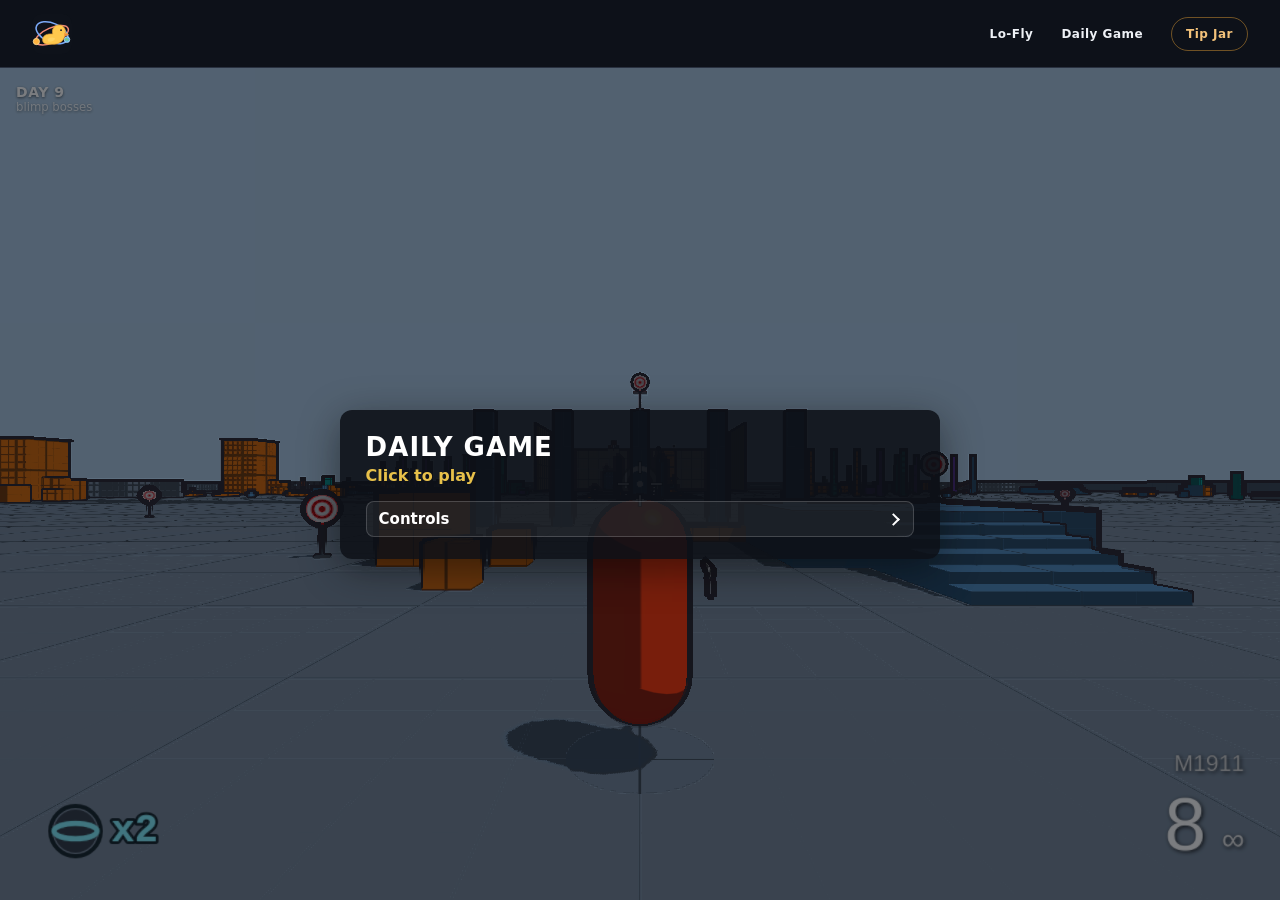
<file: daily-game/index.html>
<!doctype html>
<html lang="en">
  <head>
    <meta charset="utf-8" />
    <meta name="viewport" content="width=device-width, initial-scale=1" />
    <meta name="theme-color" content="#0e121a" />
    <meta name="description" content="Day X of adding features from other games into my game. Play the latest build." />
    <title>Daily Game — jocoly.com</title>
    <link rel="icon" href="/assets/favicon-Bn6QUf4g.svg" type="image/svg+xml" />
    <script type="module" crossorigin src="/assets/site-BtAmed8g.js"></script>
    <script type="module" crossorigin src="/assets/game-shell-C3gZNFBW.js"></script>
    <link rel="stylesheet" crossorigin href="/assets/site-B0ccMUPe.css">
  </head>
  <body class="game-page">
    <a class="skip-link" href="#game">Skip to game</a>
    <header class="site-header">
      <div class="header-inner">
        <a class="brand-mark" href="/" aria-label="Home"><img src="data:image/svg+xml,%3csvg%20xmlns='http://www.w3.org/2000/svg'%20viewBox='0%200%2064%2064'%3e%3crect%20width='64'%20height='64'%20rx='15'%20fill='%230e121a'/%3e%3cellipse%20cx='32'%20cy='34'%20rx='28'%20ry='12'%20transform='rotate(-23%2032%2034)'%20fill='none'%20stroke='%23f28a77'%20stroke-width='2.4'/%3e%3cellipse%20cx='32'%20cy='30'%20rx='27'%20ry='15'%20transform='rotate(24%2032%2030)'%20fill='none'%20stroke='%237ba9f7'%20stroke-width='2.4'/%3e%3ccircle%20cx='7'%20cy='44'%20r='5'%20fill='%23ffb23f'%20stroke='%23ffe09a'%20stroke-width='1.3'/%3e%3ccircle%20cx='56'%20cy='41'%20r='4.5'%20fill='%2358b7eb'%20stroke='%23d2e9ff'%20stroke-width='1'/%3e%3cpath%20d='M54%2039c-1%200-2%201-2%202%201%200%201%201%202%202l2-1%202%201%201-2-2-1-1-2z'%20fill='%2379c988'/%3e%3cpath%20d='M17%2041c0-5.5%205.5-9%2012.5-9h3.8c-.4-1.3-.6-2.6-.6-3.8%200-6.1%204.6-10.7%2010.4-10.7s10.3%204.6%2010.3%2010.7v1.5l4.9%202.8-5.9%202.6c-1.9%208.1-8.5%2013.3-19.4%2013.3H28C21%2048.4%2017%2046.2%2017%2041Z'%20fill='%23ffc84d'%20stroke='%23e3a039'%20stroke-width='1.2'%20stroke-linejoin='round'/%3e%3cpath%20d='M51%2030.5%2059%2033l-7.4%203.1c.6-1.8.5-3.8-.6-5.6Z'%20fill='%23f28a3b'/%3e%3cpath%20d='M25%2040c4-3%208-3%2012-1-2%204-6%206-11%205'%20fill='%23ffda72'%20opacity='.65'/%3e%3ccircle%20cx='46.5'%20cy='25.8'%20r='1.5'%20fill='%2325252c'/%3e%3c/svg%3e" alt="" /></a>
        <div class="header-actions">
          <nav class="site-nav" aria-label="Main navigation"><a href="/lo-fly/" data-lo-fly-link>Lo-Fly</a><span aria-current="page">Daily Game</span></nav>
          <a class="tip-jar" href="https://ko-fi.com/jocoly" target="_blank" rel="noopener" aria-label="Tip Jar on Ko-fi (opens in a new tab)">Tip Jar</a>
        </div>
      </div>
    </header>
    <main id="game" aria-label="Daily Game">
      <iframe class="game-frame" src="./play/" title="Daily Game" allow="fullscreen; gamepad" allowfullscreen></iframe>
    </main>
  </body>
</html>
</file>
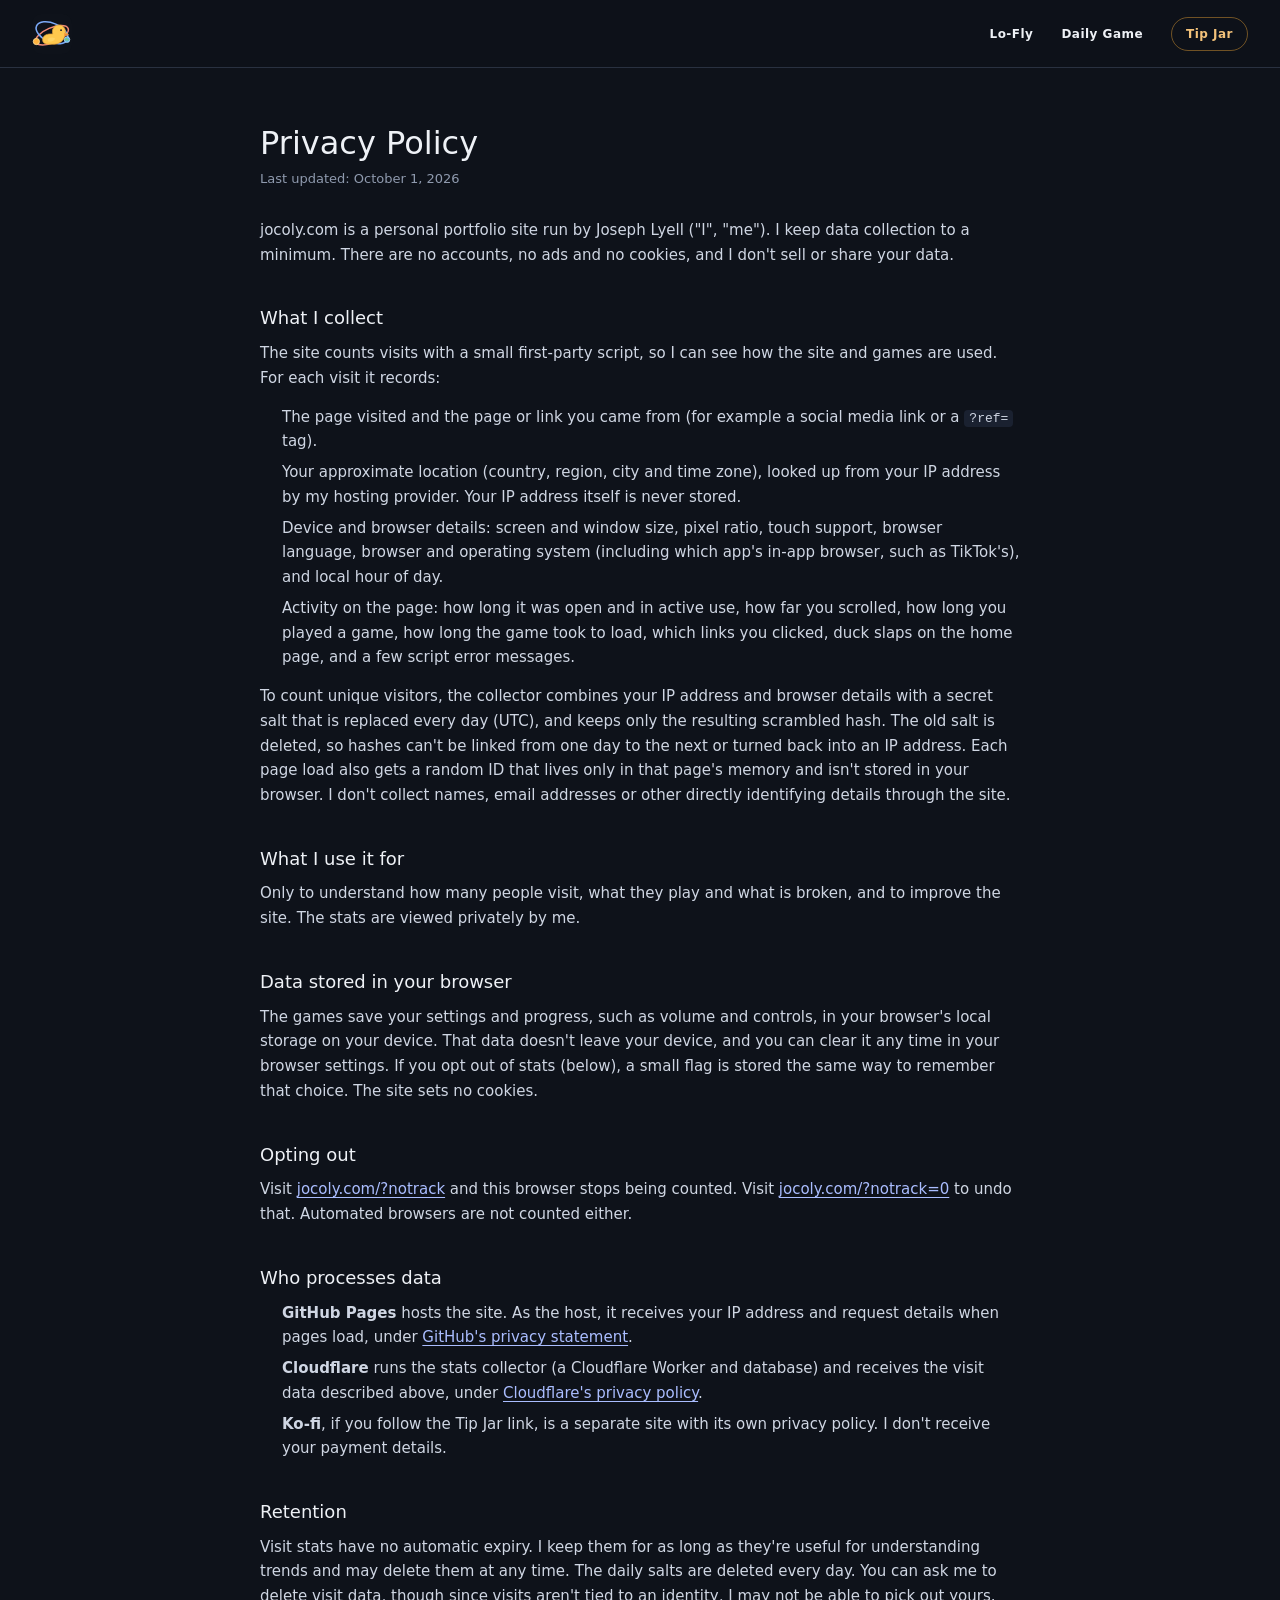
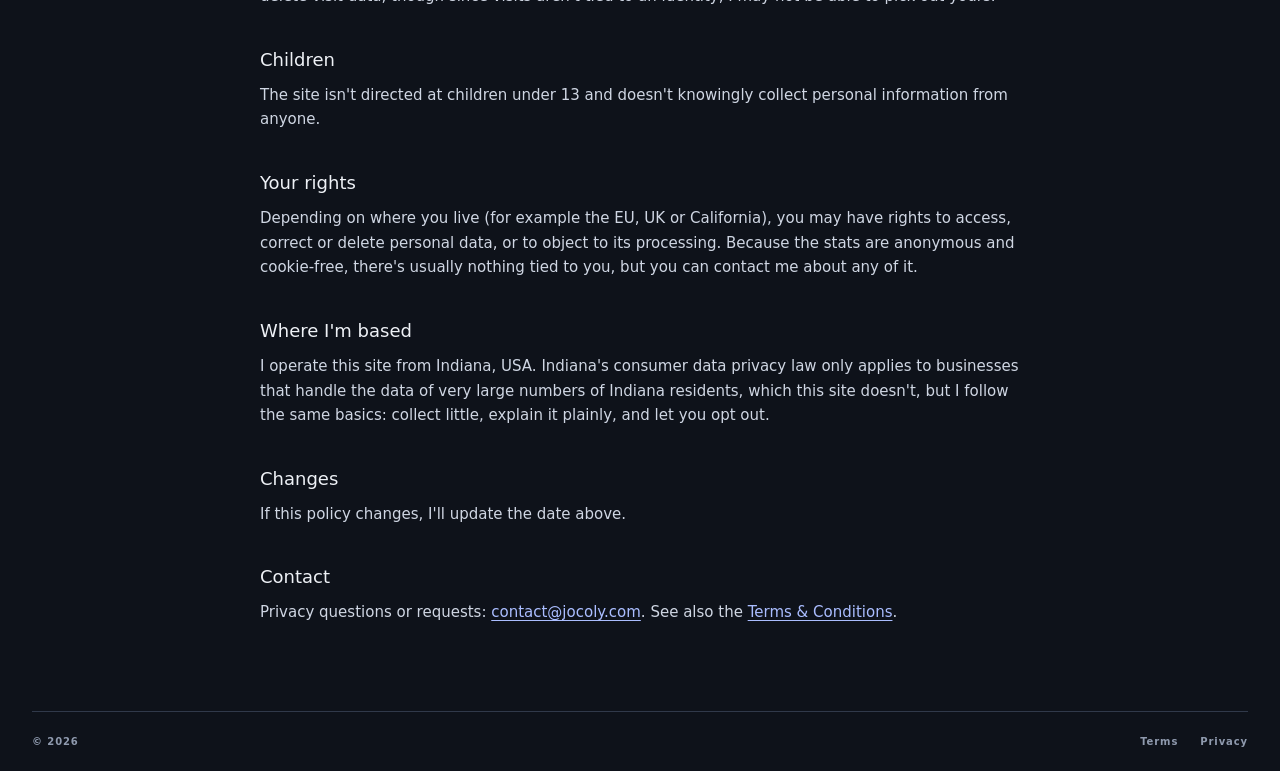
<file: privacy/index.html>
<!doctype html>
<html lang="en">
  <head>
    <meta charset="utf-8" />
    <meta name="viewport" content="width=device-width, initial-scale=1" />
    <meta name="theme-color" content="#0e121a" />
    <meta name="description" content="Privacy policy for jocoly.com." />
    <title>Privacy Policy — jocoly.com</title>
    <link rel="icon" href="/assets/favicon-Bn6QUf4g.svg" type="image/svg+xml" />
    <script type="module" crossorigin src="/assets/site-BtAmed8g.js"></script>
    <script type="module" crossorigin src="/assets/game-shell-C3gZNFBW.js"></script>
    <link rel="stylesheet" crossorigin href="/assets/site-B0ccMUPe.css">
  </head>
  <body>
    <header class="site-header">
      <div class="header-inner">
        <a class="brand-mark" href="/" aria-label="Home"><img src="data:image/svg+xml,%3csvg%20xmlns='http://www.w3.org/2000/svg'%20viewBox='0%200%2064%2064'%3e%3crect%20width='64'%20height='64'%20rx='15'%20fill='%230e121a'/%3e%3cellipse%20cx='32'%20cy='34'%20rx='28'%20ry='12'%20transform='rotate(-23%2032%2034)'%20fill='none'%20stroke='%23f28a77'%20stroke-width='2.4'/%3e%3cellipse%20cx='32'%20cy='30'%20rx='27'%20ry='15'%20transform='rotate(24%2032%2030)'%20fill='none'%20stroke='%237ba9f7'%20stroke-width='2.4'/%3e%3ccircle%20cx='7'%20cy='44'%20r='5'%20fill='%23ffb23f'%20stroke='%23ffe09a'%20stroke-width='1.3'/%3e%3ccircle%20cx='56'%20cy='41'%20r='4.5'%20fill='%2358b7eb'%20stroke='%23d2e9ff'%20stroke-width='1'/%3e%3cpath%20d='M54%2039c-1%200-2%201-2%202%201%200%201%201%202%202l2-1%202%201%201-2-2-1-1-2z'%20fill='%2379c988'/%3e%3cpath%20d='M17%2041c0-5.5%205.5-9%2012.5-9h3.8c-.4-1.3-.6-2.6-.6-3.8%200-6.1%204.6-10.7%2010.4-10.7s10.3%204.6%2010.3%2010.7v1.5l4.9%202.8-5.9%202.6c-1.9%208.1-8.5%2013.3-19.4%2013.3H28C21%2048.4%2017%2046.2%2017%2041Z'%20fill='%23ffc84d'%20stroke='%23e3a039'%20stroke-width='1.2'%20stroke-linejoin='round'/%3e%3cpath%20d='M51%2030.5%2059%2033l-7.4%203.1c.6-1.8.5-3.8-.6-5.6Z'%20fill='%23f28a3b'/%3e%3cpath%20d='M25%2040c4-3%208-3%2012-1-2%204-6%206-11%205'%20fill='%23ffda72'%20opacity='.65'/%3e%3ccircle%20cx='46.5'%20cy='25.8'%20r='1.5'%20fill='%2325252c'/%3e%3c/svg%3e" alt="" /></a>
        <div class="header-actions">
          <nav class="site-nav" aria-label="Main navigation"><a href="/lo-fly/">Lo-Fly</a><a href="/daily-game/">Daily Game</a></nav>
          <a class="tip-jar" href="https://ko-fi.com/jocoly" target="_blank" rel="noopener" aria-label="Tip Jar on Ko-fi (opens in a new tab)">Tip Jar</a>
        </div>
      </div>
    </header>

    <main class="legal">
      <h1>Privacy Policy</h1>
      <p class="updated">Last updated: October 1, 2026</p>

      <p>jocoly.com is a personal portfolio site run by Joseph Lyell ("I", "me"). I keep data collection to a minimum. There are no accounts, no ads and no cookies, and I don't sell or share your data.</p>

      <h2>What I collect</h2>
      <p>The site counts visits with a small first-party script, so I can see how the site and games are used. For each visit it records:</p>
      <ul>
        <li>The page visited and the page or link you came from (for example a social media link or a <code>?ref=</code> tag).</li>
        <li>Your approximate location (country, region, city and time zone), looked up from your IP address by my hosting provider. Your IP address itself is never stored.</li>
        <li>Device and browser details: screen and window size, pixel ratio, touch support, browser language, browser and operating system (including which app's in-app browser, such as TikTok's), and local hour of day.</li>
        <li>Activity on the page: how long it was open and in active use, how far you scrolled, how long you played a game, how long the game took to load, which links you clicked, duck slaps on the home page, and a few script error messages.</li>
      </ul>
      <p>To count unique visitors, the collector combines your IP address and browser details with a secret salt that is replaced every day (UTC), and keeps only the resulting scrambled hash. The old salt is deleted, so hashes can't be linked from one day to the next or turned back into an IP address. Each page load also gets a random ID that lives only in that page's memory and isn't stored in your browser. I don't collect names, email addresses or other directly identifying details through the site.</p>

      <h2>What I use it for</h2>
      <p>Only to understand how many people visit, what they play and what is broken, and to improve the site. The stats are viewed privately by me.</p>

      <h2>Data stored in your browser</h2>
      <p>The games save your settings and progress, such as volume and controls, in your browser's local storage on your device. That data doesn't leave your device, and you can clear it any time in your browser settings. If you opt out of stats (below), a small flag is stored the same way to remember that choice. The site sets no cookies.</p>

      <h2>Opting out</h2>
      <p>Visit <a href="/?notrack">jocoly.com/?notrack</a> and this browser stops being counted. Visit <a href="/?notrack=0">jocoly.com/?notrack=0</a> to undo that. Automated browsers are not counted either.</p>

      <h2>Who processes data</h2>
      <ul>
        <li><strong>GitHub Pages</strong> hosts the site. As the host, it receives your IP address and request details when pages load, under <a href="https://docs.github.com/site-policy/privacy-policies/github-general-privacy-statement" target="_blank" rel="noopener">GitHub's privacy statement</a>.</li>
        <li><strong>Cloudflare</strong> runs the stats collector (a Cloudflare Worker and database) and receives the visit data described above, under <a href="https://www.cloudflare.com/privacypolicy/" target="_blank" rel="noopener">Cloudflare's privacy policy</a>.</li>
        <li><strong>Ko-fi</strong>, if you follow the Tip Jar link, is a separate site with its own privacy policy. I don't receive your payment details.</li>
      </ul>

      <h2>Retention</h2>
      <p>Visit stats have no automatic expiry. I keep them for as long as they're useful for understanding trends and may delete them at any time. The daily salts are deleted every day. You can ask me to delete visit data, though since visits aren't tied to an identity, I may not be able to pick out yours.</p>

      <h2>Children</h2>
      <p>The site isn't directed at children under 13 and doesn't knowingly collect personal information from anyone.</p>

      <h2>Your rights</h2>
      <p>Depending on where you live (for example the EU, UK or California), you may have rights to access, correct or delete personal data, or to object to its processing. Because the stats are anonymous and cookie-free, there's usually nothing tied to you, but you can contact me about any of it.</p>

      <h2>Where I'm based</h2>
      <p>I operate this site from Indiana, USA. Indiana's consumer data privacy law only applies to businesses that handle the data of very large numbers of Indiana residents, which this site doesn't, but I follow the same basics: collect little, explain it plainly, and let you opt out.</p>

      <h2>Changes</h2>
      <p>If this policy changes, I'll update the date above.</p>

      <h2>Contact</h2>
      <p>Privacy questions or requests: <a href="mailto:contact@jocoly.com">contact@jocoly.com</a>. See also the <a href="/terms/">Terms &amp; Conditions</a>.</p>
    </main>

    <footer class="site-footer"><span>© 2026</span><nav class="footer-links" aria-label="Legal"><a href="/terms/">Terms</a><a href="/privacy/">Privacy</a></nav></footer>
  </body>
</html>
</file>
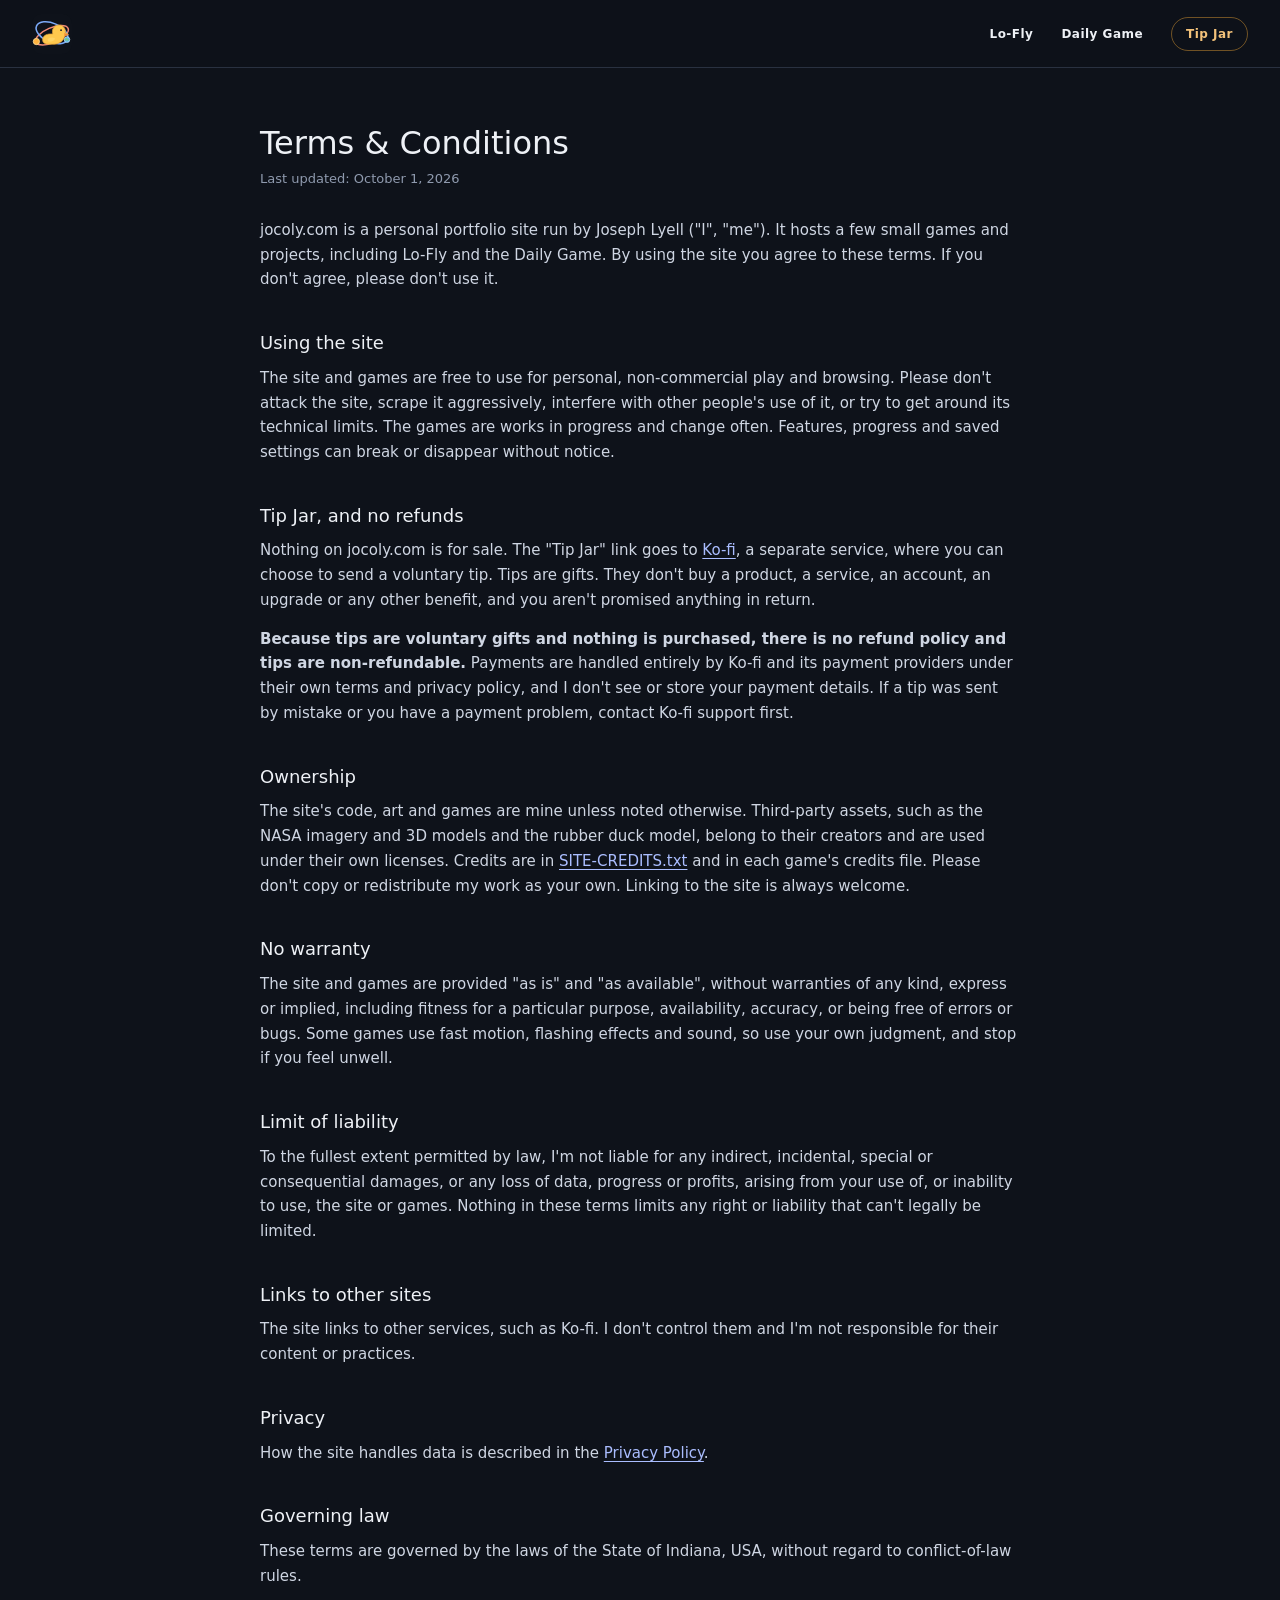
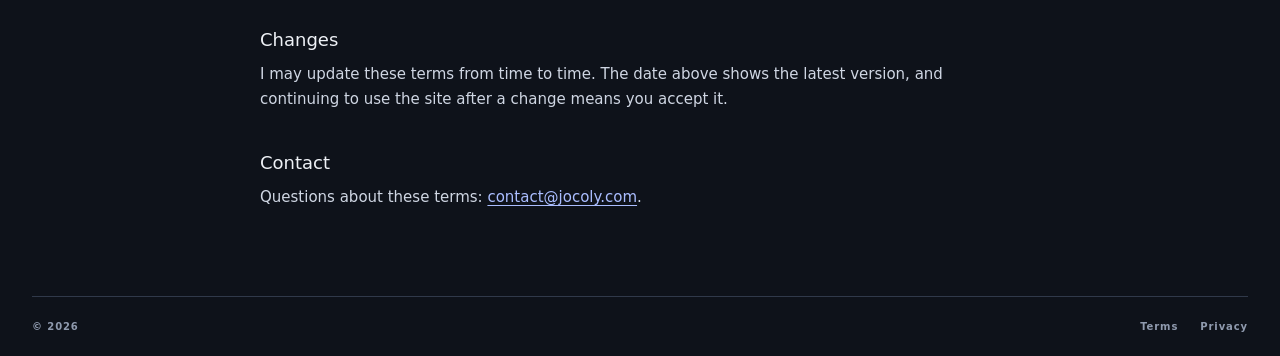
<file: terms/index.html>
<!doctype html>
<html lang="en">
  <head>
    <meta charset="utf-8" />
    <meta name="viewport" content="width=device-width, initial-scale=1" />
    <meta name="theme-color" content="#0e121a" />
    <meta name="description" content="Terms and conditions for jocoly.com." />
    <title>Terms &amp; Conditions — jocoly.com</title>
    <link rel="icon" href="/assets/favicon-Bn6QUf4g.svg" type="image/svg+xml" />
    <script type="module" crossorigin src="/assets/site-BtAmed8g.js"></script>
    <script type="module" crossorigin src="/assets/game-shell-C3gZNFBW.js"></script>
    <link rel="stylesheet" crossorigin href="/assets/site-B0ccMUPe.css">
  </head>
  <body>
    <header class="site-header">
      <div class="header-inner">
        <a class="brand-mark" href="/" aria-label="Home"><img src="data:image/svg+xml,%3csvg%20xmlns='http://www.w3.org/2000/svg'%20viewBox='0%200%2064%2064'%3e%3crect%20width='64'%20height='64'%20rx='15'%20fill='%230e121a'/%3e%3cellipse%20cx='32'%20cy='34'%20rx='28'%20ry='12'%20transform='rotate(-23%2032%2034)'%20fill='none'%20stroke='%23f28a77'%20stroke-width='2.4'/%3e%3cellipse%20cx='32'%20cy='30'%20rx='27'%20ry='15'%20transform='rotate(24%2032%2030)'%20fill='none'%20stroke='%237ba9f7'%20stroke-width='2.4'/%3e%3ccircle%20cx='7'%20cy='44'%20r='5'%20fill='%23ffb23f'%20stroke='%23ffe09a'%20stroke-width='1.3'/%3e%3ccircle%20cx='56'%20cy='41'%20r='4.5'%20fill='%2358b7eb'%20stroke='%23d2e9ff'%20stroke-width='1'/%3e%3cpath%20d='M54%2039c-1%200-2%201-2%202%201%200%201%201%202%202l2-1%202%201%201-2-2-1-1-2z'%20fill='%2379c988'/%3e%3cpath%20d='M17%2041c0-5.5%205.5-9%2012.5-9h3.8c-.4-1.3-.6-2.6-.6-3.8%200-6.1%204.6-10.7%2010.4-10.7s10.3%204.6%2010.3%2010.7v1.5l4.9%202.8-5.9%202.6c-1.9%208.1-8.5%2013.3-19.4%2013.3H28C21%2048.4%2017%2046.2%2017%2041Z'%20fill='%23ffc84d'%20stroke='%23e3a039'%20stroke-width='1.2'%20stroke-linejoin='round'/%3e%3cpath%20d='M51%2030.5%2059%2033l-7.4%203.1c.6-1.8.5-3.8-.6-5.6Z'%20fill='%23f28a3b'/%3e%3cpath%20d='M25%2040c4-3%208-3%2012-1-2%204-6%206-11%205'%20fill='%23ffda72'%20opacity='.65'/%3e%3ccircle%20cx='46.5'%20cy='25.8'%20r='1.5'%20fill='%2325252c'/%3e%3c/svg%3e" alt="" /></a>
        <div class="header-actions">
          <nav class="site-nav" aria-label="Main navigation"><a href="/lo-fly/">Lo-Fly</a><a href="/daily-game/">Daily Game</a></nav>
          <a class="tip-jar" href="https://ko-fi.com/jocoly" target="_blank" rel="noopener" aria-label="Tip Jar on Ko-fi (opens in a new tab)">Tip Jar</a>
        </div>
      </div>
    </header>

    <main class="legal">
      <h1>Terms &amp; Conditions</h1>
      <p class="updated">Last updated: October 1, 2026</p>

      <p>jocoly.com is a personal portfolio site run by Joseph Lyell ("I", "me"). It hosts a few small games and projects, including Lo-Fly and the Daily Game. By using the site you agree to these terms. If you don't agree, please don't use it.</p>

      <h2>Using the site</h2>
      <p>The site and games are free to use for personal, non-commercial play and browsing. Please don't attack the site, scrape it aggressively, interfere with other people's use of it, or try to get around its technical limits. The games are works in progress and change often. Features, progress and saved settings can break or disappear without notice.</p>

      <h2>Tip Jar, and no refunds</h2>
      <p>Nothing on jocoly.com is for sale. The "Tip Jar" link goes to <a href="https://ko-fi.com/jocoly" target="_blank" rel="noopener">Ko-fi</a>, a separate service, where you can choose to send a voluntary tip. Tips are gifts. They don't buy a product, a service, an account, an upgrade or any other benefit, and you aren't promised anything in return.</p>
      <p><strong>Because tips are voluntary gifts and nothing is purchased, there is no refund policy and tips are non-refundable.</strong> Payments are handled entirely by Ko-fi and its payment providers under their own terms and privacy policy, and I don't see or store your payment details. If a tip was sent by mistake or you have a payment problem, contact Ko-fi support first.</p>

      <h2>Ownership</h2>
      <p>The site's code, art and games are mine unless noted otherwise. Third-party assets, such as the NASA imagery and 3D models and the rubber duck model, belong to their creators and are used under their own licenses. Credits are in <a href="/SITE-CREDITS.txt">SITE-CREDITS.txt</a> and in each game's credits file. Please don't copy or redistribute my work as your own. Linking to the site is always welcome.</p>

      <h2>No warranty</h2>
      <p>The site and games are provided "as is" and "as available", without warranties of any kind, express or implied, including fitness for a particular purpose, availability, accuracy, or being free of errors or bugs. Some games use fast motion, flashing effects and sound, so use your own judgment, and stop if you feel unwell.</p>

      <h2>Limit of liability</h2>
      <p>To the fullest extent permitted by law, I'm not liable for any indirect, incidental, special or consequential damages, or any loss of data, progress or profits, arising from your use of, or inability to use, the site or games. Nothing in these terms limits any right or liability that can't legally be limited.</p>

      <h2>Links to other sites</h2>
      <p>The site links to other services, such as Ko-fi. I don't control them and I'm not responsible for their content or practices.</p>

      <h2>Privacy</h2>
      <p>How the site handles data is described in the <a href="/privacy/">Privacy Policy</a>.</p>

      <h2>Governing law</h2>
      <p>These terms are governed by the laws of the State of Indiana, USA, without regard to conflict-of-law rules.</p>

      <h2>Changes</h2>
      <p>I may update these terms from time to time. The date above shows the latest version, and continuing to use the site after a change means you accept it.</p>

      <h2>Contact</h2>
      <p>Questions about these terms: <a href="mailto:contact@jocoly.com">contact@jocoly.com</a>.</p>
    </main>

    <footer class="site-footer"><span>© 2026</span><nav class="footer-links" aria-label="Legal"><a href="/terms/">Terms</a><a href="/privacy/">Privacy</a></nav></footer>
  </body>
</html>
</file>
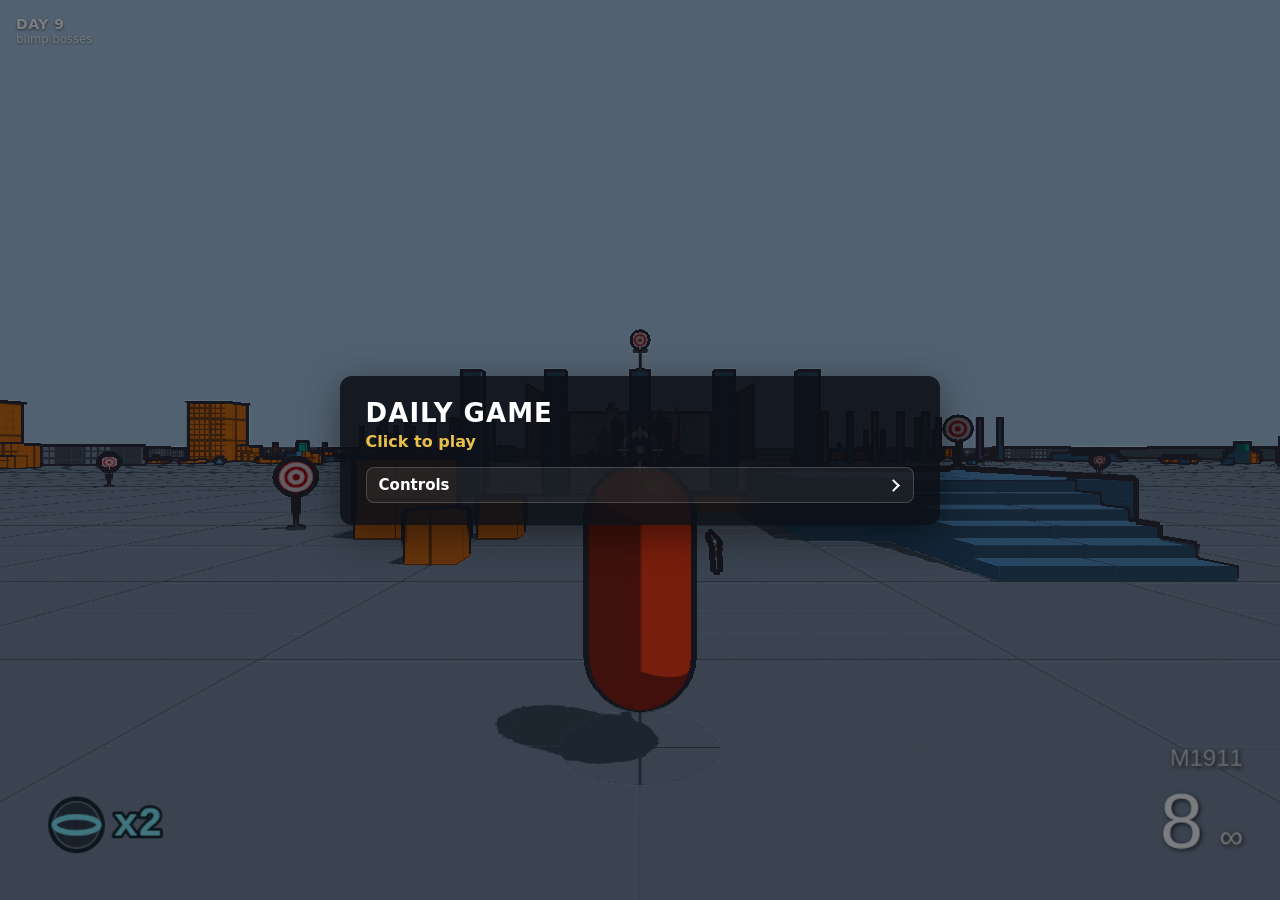
<file: daily-game/play/index.html>
<!doctype html>
<html lang="en">
  <head>
    <meta charset="UTF-8" />
    <meta name="viewport" content="width=device-width, initial-scale=1.0" />
    <title>Daily Game</title>
    <link rel="icon" href="data:," />
    <script type="module" crossorigin src="./assets/index-B6y2rFfv.js"></script>
    <link rel="stylesheet" crossorigin href="./assets/index-CvmE9_Rt.css">
  </head>
  <body>
    <div id="app"></div>
  </body>
</html>
</file>
<file: assets/site-B0ccMUPe.css>
@layer properties{@supports (((-webkit-hyphens:none)) and (not (margin-trim:inline))) or ((-moz-orient:inline) and (not (color:rgb(from red r g b)))){*,:before,:after,::backdrop{--tw-rotate-x:initial;--tw-rotate-y:initial;--tw-rotate-z:initial;--tw-skew-x:initial;--tw-skew-y:initial;--tw-border-style:solid;--tw-shadow:0 0 #0000;--tw-shadow-color:initial;--tw-shadow-alpha:100%;--tw-inset-shadow:0 0 #0000;--tw-inset-shadow-color:initial;--tw-inset-shadow-alpha:100%;--tw-ring-color:initial;--tw-ring-shadow:0 0 #0000;--tw-inset-ring-color:initial;--tw-inset-ring-shadow:0 0 #0000;--tw-ring-inset:initial;--tw-ring-offset-width:0px;--tw-ring-offset-color:#fff;--tw-ring-offset-shadow:0 0 #0000;--tw-outline-style:solid;--tw-blur:initial;--tw-brightness:initial;--tw-contrast:initial;--tw-grayscale:initial;--tw-hue-rotate:initial;--tw-invert:initial;--tw-opacity:initial;--tw-saturate:initial;--tw-sepia:initial;--tw-drop-shadow:initial;--tw-drop-shadow-color:initial;--tw-drop-shadow-alpha:100%;--tw-drop-shadow-size:initial}}}@layer theme{:root,:host{--font-sans:-apple-system, BlinkMacSystemFont, "Segoe UI", Roboto, "Helvetica Neue", "Noto Sans", Arial, sans-serif, "Apple Color Emoji", "Segoe UI Emoji", "Segoe UI Symbol", "Noto Color Emoji";--font-mono:ui-monospace, SFMono-Regular, Menlo, Monaco, Consolas, "Liberation Mono", "Courier New", monospace;--spacing:.25rem;--default-transition-duration:.15s;--default-transition-timing-function:cubic-bezier(.4, 0, .2, 1);--default-font-family:var(--font-sans);--default-mono-font-family:var(--font-mono)}}@layer base{*,:after,:before,::backdrop{box-sizing:border-box;border:0 solid;margin:0;padding:0}::file-selector-button{box-sizing:border-box;border:0 solid;margin:0;padding:0}html,:host{-webkit-text-size-adjust:100%;tab-size:4;line-height:1.5;font-family:var(--default-font-family,-apple-system, BlinkMacSystemFont, "Segoe UI", Roboto, "Helvetica Neue", "Noto Sans", Arial, sans-serif, "Apple Color Emoji", "Segoe UI Emoji", "Segoe UI Symbol", "Noto Color Emoji");font-feature-settings:var(--default-font-feature-settings,normal);font-variation-settings:var(--default-font-variation-settings,normal);-webkit-tap-highlight-color:transparent}hr{height:0;color:inherit;border-top-width:1px}abbr:where([title]){-webkit-text-decoration:underline dotted;text-decoration:underline dotted}h1,h2,h3,h4,h5,h6{font-size:inherit;font-weight:inherit}a{color:inherit;-webkit-text-decoration:inherit;text-decoration:inherit}b,strong{font-weight:bolder}code,kbd,samp,pre{font-family:var(--default-mono-font-family,ui-monospace, SFMono-Regular, Menlo, Monaco, Consolas, "Liberation Mono", "Courier New", monospace);font-feature-settings:var(--default-mono-font-feature-settings,normal);font-variation-settings:var(--default-mono-font-variation-settings,normal);font-size:1em}small{font-size:80%}sub,sup{vertical-align:baseline;font-size:75%;line-height:0;position:relative}sub{bottom:-.25em}sup{top:-.5em}table{text-indent:0;border-color:inherit;border-collapse:collapse}:-moz-focusring:where(:not(iframe)){outline:auto}progress{vertical-align:baseline}summary{display:list-item}ol,ul,menu{list-style:none}img,svg,video,canvas,audio,iframe,embed,object{vertical-align:middle;display:block}img,video{max-width:100%;height:auto}button,input,select,optgroup,textarea{font:inherit;font-feature-settings:inherit;font-variation-settings:inherit;letter-spacing:inherit;color:inherit;opacity:1;background-color:#0000;border-radius:0}::file-selector-button{font:inherit;font-feature-settings:inherit;font-variation-settings:inherit;letter-spacing:inherit;color:inherit;opacity:1;background-color:#0000;border-radius:0}:where(select:is([multiple],[size])) optgroup{font-weight:bolder}:where(select:is([multiple],[size])) optgroup option{padding-inline-start:20px}::file-selector-button{margin-inline-end:4px}::placeholder{opacity:1}@supports (not ((-webkit-appearance:-apple-pay-button))) or (contain-intrinsic-size:1px){::placeholder{color:currentColor}@supports (color:color-mix(in lab,red,red)){::placeholder{color:color-mix(in oklab,currentcolor 50%,transparent)}}}textarea{resize:vertical}::-webkit-search-decoration{-webkit-appearance:none}::-webkit-date-and-time-value{min-height:1lh;text-align:inherit}::-webkit-datetime-edit{display:inline-flex}::-webkit-datetime-edit-fields-wrapper{padding:0}::-webkit-datetime-edit{padding-block:0}::-webkit-datetime-edit-year-field{padding-block:0}::-webkit-datetime-edit-month-field{padding-block:0}::-webkit-datetime-edit-day-field{padding-block:0}::-webkit-datetime-edit-hour-field{padding-block:0}::-webkit-datetime-edit-minute-field{padding-block:0}::-webkit-datetime-edit-second-field{padding-block:0}::-webkit-datetime-edit-millisecond-field{padding-block:0}::-webkit-datetime-edit-meridiem-field{padding-block:0}::-webkit-calendar-picker-indicator{line-height:1}:-moz-ui-invalid{box-shadow:none}button,input:where([type=button],[type=reset],[type=submit]){appearance:button}::file-selector-button{appearance:button}::-webkit-inner-spin-button{height:auto}::-webkit-outer-spin-button{height:auto}[hidden]:where(:not([hidden=until-found])){display:none!important}}@layer components;@layer utilities{.visible{visibility:visible}.sr-only{clip-path:inset(50%);white-space:nowrap;border-width:0;width:1px;height:1px;margin:-1px;padding:0;position:absolute;overflow:hidden}.fixed{position:fixed}.relative{position:relative}.static{position:static}.block{display:block}.grid{display:grid}.hidden{display:none}.h-9{height:calc(var(--spacing) * 9)}.transform{transform:var(--tw-rotate-x,) var(--tw-rotate-y,) var(--tw-rotate-z,) var(--tw-skew-x,) var(--tw-skew-y,)}.border{border-style:var(--tw-border-style);border-width:1px}.italic{font-style:italic}.antialiased{-webkit-font-smoothing:antialiased;-moz-osx-font-smoothing:grayscale}.shadow{--tw-shadow:0 1px 3px 0 var(--tw-shadow-color,#0000001a), 0 1px 2px -1px var(--tw-shadow-color,#0000001a);box-shadow:var(--tw-inset-shadow),var(--tw-inset-ring-shadow),var(--tw-ring-offset-shadow),var(--tw-ring-shadow),var(--tw-shadow)}.ring{--tw-ring-shadow:var(--tw-ring-inset,) 0 0 0 calc(1px + var(--tw-ring-offset-width)) var(--tw-ring-color,currentcolor);box-shadow:var(--tw-inset-shadow),var(--tw-inset-ring-shadow),var(--tw-ring-offset-shadow),var(--tw-ring-shadow),var(--tw-shadow)}.outline{outline-style:var(--tw-outline-style);outline-width:1px}.invert{--tw-invert:invert(100%);filter:var(--tw-blur,) var(--tw-brightness,) var(--tw-contrast,) var(--tw-grayscale,) var(--tw-hue-rotate,) var(--tw-invert,) var(--tw-saturate,) var(--tw-sepia,) var(--tw-drop-shadow,)}.filter{filter:var(--tw-blur,) var(--tw-brightness,) var(--tw-contrast,) var(--tw-grayscale,) var(--tw-hue-rotate,) var(--tw-invert,) var(--tw-saturate,) var(--tw-sepia,) var(--tw-drop-shadow,)}.transition{transition-property:color,background-color,border-color,outline-color,text-decoration-color,fill,stroke,--tw-gradient-from,--tw-gradient-via,--tw-gradient-to,opacity,box-shadow,transform,translate,scale,rotate,filter,-webkit-backdrop-filter,backdrop-filter,display,content-visibility,overlay,pointer-events;transition-timing-function:var(--tw-ease,var(--default-transition-timing-function));transition-duration:var(--tw-duration,var(--default-transition-duration))}}:root{color-scheme:dark}html{scroll-behavior:smooth}body{color:#eef1f6;background:#0e121a;flex-direction:column;min-height:100svh;margin:0;font-family:Inter,ui-sans-serif,system-ui,sans-serif;display:flex}a{color:inherit;text-decoration:none}button{font:inherit}a:focus-visible,button:focus-visible{outline-offset:5px;outline:2px solid #aabdff}.sr-only{clip:rect(0,0,0,0);white-space:nowrap;border:0;width:1px;height:1px;margin:-1px;padding:0;position:absolute;overflow:hidden}.skip-link{z-index:100;color:#0e121a;background:#e8edff;padding:10px 14px;position:fixed;top:-70px;left:12px}.skip-link:focus{top:12px}.site-header{-webkit-backdrop-filter:blur(18px);backdrop-filter:blur(18px);z-index:5;background:#0e121aeb;border-bottom:1px solid #293140;flex:none;height:68px}.header-inner{justify-content:space-between;align-items:center;width:min(100% - 64px,1280px);height:100%;margin-inline:auto;display:flex}.brand-mark{place-items:center;width:40px;height:40px;display:grid}.brand-mark img{width:40px;height:40px;display:block}.site-nav{letter-spacing:.04em;gap:28px;font-size:12px;font-weight:650;display:flex}.site-nav a,.site-nav [aria-current=page]{align-items:center;padding:12px 0;display:inline-flex}.site-nav a:hover{color:#aabdff}.header-actions{align-items:center;gap:28px;display:flex}.tip-jar{color:#f3c27a;letter-spacing:.04em;white-space:nowrap;border:1px solid #d4933280;border-radius:999px;align-items:center;padding:7px 14px;font-size:12px;font-weight:650;transition:background-color .15s,border-color .15s;display:inline-flex}.tip-jar:hover{background:#d4933224;border-color:#d49332}main{flex:1;min-height:0;display:grid}.hero{isolation:isolate;place-items:center;min-height:calc(100svh - 130px);display:grid;position:relative;overflow:hidden}.space-field,.space-objects{pointer-events:none;width:100%;height:100%;display:block;position:absolute;inset:0}.space-field{z-index:0}.space-objects{z-index:1;opacity:.65}.hero-art{aspect-ratio:1;z-index:2;pointer-events:none;width:min(100vw - 32px,100svh - 142px,850px);position:relative}.art-halo{filter:blur(38px);background:radial-gradient(circle,#d4933222 4%,#4b68a31b 47%,#0000 76%);border-radius:50%;position:absolute;inset:11%}.scene-canvas{opacity:0;pointer-events:none;width:100%;height:100%;transition:opacity .4s;display:block;position:absolute;inset:0}.hero-art.scene-ready .scene-canvas{opacity:1}.duck-hit-target{z-index:1;pointer-events:auto;touch-action:pan-y;background:0 0;border:0;width:56%;height:67%;padding:0;position:absolute;top:17%;left:22%}.duck-hit-target:disabled{pointer-events:none}.duck-hit-target:focus-visible{border-radius:50%;outline:2px solid #aabdff}.site-footer{color:#8f9aae;letter-spacing:.09em;border-top:1px solid #30394a;flex:none;justify-content:space-between;align-items:center;width:min(100% - 64px,1280px);min-height:60px;margin-inline:auto;font-size:10px;font-weight:650;display:flex}.game-page{height:100svh;overflow:hidden}.game-page main{flex:1;min-height:0;display:block}.game-frame{background:#101b22;border:0;width:100%;height:100%;display:block}@media(max-width:520px){.site-header{height:58px}.header-inner,.site-footer{width:calc(100% - 36px)}.header-actions,.site-nav{gap:18px}.tip-jar{padding:6px 11px}.hero{min-height:calc(100svh - 112px)}.hero-art{width:min(100vw - 4px,100svh - 126px)}.site-footer{min-height:54px}}@media(prefers-reduced-motion:reduce){html{scroll-behavior:auto}.scene-canvas{transition:none}}.footer-links{gap:22px;display:flex}.footer-links a:hover{color:#aabdff}.legal{color:#cfd6e3;width:min(100% - 64px,760px);margin-inline:auto;padding:56px 0 72px;line-height:1.65;display:block}.legal h1{color:#eef1f6;margin:0 0 6px;font-size:32px;line-height:1.2}.legal h2{color:#eef1f6;margin:36px 0 8px;font-size:18px}.legal p,.legal ul{margin:0 0 14px;font-size:15px}.legal ul{padding-left:22px}.legal li{margin-bottom:6px}.legal a{color:#aabdff;text-underline-offset:3px;text-decoration:underline}.legal code{background:#1a2130;border-radius:4px;padding:1px 5px;font-size:13px}.legal .updated{color:#8f9aae;margin-bottom:28px;font-size:13px}@media(max-width:520px){.legal{width:calc(100% - 36px);padding-top:36px}}@property --tw-rotate-x{syntax:"*";inherits:false}@property --tw-rotate-y{syntax:"*";inherits:false}@property --tw-rotate-z{syntax:"*";inherits:false}@property --tw-skew-x{syntax:"*";inherits:false}@property --tw-skew-y{syntax:"*";inherits:false}@property --tw-border-style{syntax:"*";inherits:false;initial-value:solid}@property --tw-shadow{syntax:"*";inherits:false;initial-value:0 0 #0000}@property --tw-shadow-color{syntax:"*";inherits:false}@property --tw-shadow-alpha{syntax:"<percentage>";inherits:false;initial-value:100%}@property --tw-inset-shadow{syntax:"*";inherits:false;initial-value:0 0 #0000}@property --tw-inset-shadow-color{syntax:"*";inherits:false}@property --tw-inset-shadow-alpha{syntax:"<percentage>";inherits:false;initial-value:100%}@property --tw-ring-color{syntax:"*";inherits:false}@property --tw-ring-shadow{syntax:"*";inherits:false;initial-value:0 0 #0000}@property --tw-inset-ring-color{syntax:"*";inherits:false}@property --tw-inset-ring-shadow{syntax:"*";inherits:false;initial-value:0 0 #0000}@property --tw-ring-inset{syntax:"*";inherits:false}@property --tw-ring-offset-width{syntax:"<length>";inherits:false;initial-value:0}@property --tw-ring-offset-color{syntax:"*";inherits:false;initial-value:#fff}@property --tw-ring-offset-shadow{syntax:"*";inherits:false;initial-value:0 0 #0000}@property --tw-outline-style{syntax:"*";inherits:false;initial-value:solid}@property --tw-blur{syntax:"*";inherits:false}@property --tw-brightness{syntax:"*";inherits:false}@property --tw-contrast{syntax:"*";inherits:false}@property --tw-grayscale{syntax:"*";inherits:false}@property --tw-hue-rotate{syntax:"*";inherits:false}@property --tw-invert{syntax:"*";inherits:false}@property --tw-opacity{syntax:"*";inherits:false}@property --tw-saturate{syntax:"*";inherits:false}@property --tw-sepia{syntax:"*";inherits:false}@property --tw-drop-shadow{syntax:"*";inherits:false}@property --tw-drop-shadow-color{syntax:"*";inherits:false}@property --tw-drop-shadow-alpha{syntax:"<percentage>";inherits:false;initial-value:100%}@property --tw-drop-shadow-size{syntax:"*";inherits:false}
</file>
<file: daily-game/play/assets/index-CvmE9_Rt.css>
*{box-sizing:border-box}html,body{color:#fff;background:#0d1117;height:100%;margin:0;font-family:system-ui,Segoe UI,sans-serif;overflow:hidden}#app,#app canvas{width:100%;height:100%;display:block}body.capture #app{place-items:center;display:grid}body.capture #app canvas{aspect-ratio:9/16;width:auto;height:100vh}.hud{pointer-events:none;text-shadow:0 1px 3px #0009;font-size:14px;position:fixed;inset:0}.hud-day{letter-spacing:.04em;font-weight:800;position:absolute;top:16px;left:16px}.hud-day small{opacity:.8;letter-spacing:0;font-weight:500;display:block}.hud-menu{background:#0d11178c;place-items:center;display:grid;position:absolute;inset:0}.hud-menu[hidden]{display:none}.menu-card{min-width:min(420px,100vw - 32px);max-width:calc(100vw - 32px);text-shadow:none;background:#0d1117e0;border-radius:12px;padding:22px 26px;box-shadow:0 10px 40px #00000073}.menu-title{letter-spacing:.04em;text-transform:uppercase;font-size:26px;font-weight:800}.menu-resume{color:#e8c14a;margin:4px 0 16px;font-size:16px;font-weight:600}.menu-result{font-variant-numeric:tabular-nums;color:#fff;margin-top:2px;font-size:30px;font-weight:800}.menu-result[hidden]{display:none}.menu-actions{pointer-events:auto;gap:8px;margin-bottom:10px;display:flex}.menu-actions:empty{display:none}.menu-action{color:#14181f;font:inherit;cursor:pointer;background:#e8c14a;border:0;border-radius:8px;flex:1;padding:10px 14px;font-size:16px;font-weight:800}.menu-action:hover{background:#f3d46b}.menu-toggle{pointer-events:auto;width:100%;color:inherit;font:inherit;text-align:left;cursor:pointer;background:#ffffff0f;border:1px solid #ffffff2e;border-radius:8px;padding:8px 12px;font-size:15px;font-weight:700;display:block}.menu-toggle:after{content:"";float:right;border-bottom:2px solid;border-right:2px solid;width:7px;height:7px;margin:5px 3px 0 0;transition:transform .15s;transform:rotate(-45deg)}.menu-toggle[aria-expanded=true]:after{margin-top:3px;transform:rotate(45deg)}.menu-fold{max-height:0;overflow:hidden}.menu-fold.open{max-height:min(60vh,520px);margin-top:10px;overflow-y:auto}.menu-controls{border-collapse:collapse;font-size:14px;line-height:1.4}.menu-controls th{text-align:left;white-space:nowrap;color:#cfd8e3;padding:3px 18px 3px 0;font-weight:700}.menu-controls td{opacity:.9;padding:3px 0}.menu-controls tr.dev th,.menu-controls tr.dev td{opacity:.55;font-size:12px}.menu-controls tr.dev.first th,.menu-controls tr.dev.first td{padding-top:12px}.hud-status{background:#0d1117b3;border-radius:6px;padding:4px 10px;font-weight:800;position:absolute;top:16px;right:16px}.hud-status[hidden]{display:none}.hud-status.rec{color:#ff4d4d}.hud-status.rec:before{content:"";background:currentColor;border-radius:50%;width:10px;height:10px;margin-right:6px;animation:1s steps(2,end) infinite blink;display:inline-block}@keyframes blink{50%{opacity:0}}.hud-toast{background:#0d1117cc;border-radius:6px;max-width:60ch;padding:8px 12px;transition:opacity .3s;position:absolute;bottom:16px;right:16px}body.capture .hud-menu,body.capture .hud-day{display:none}
</file>
